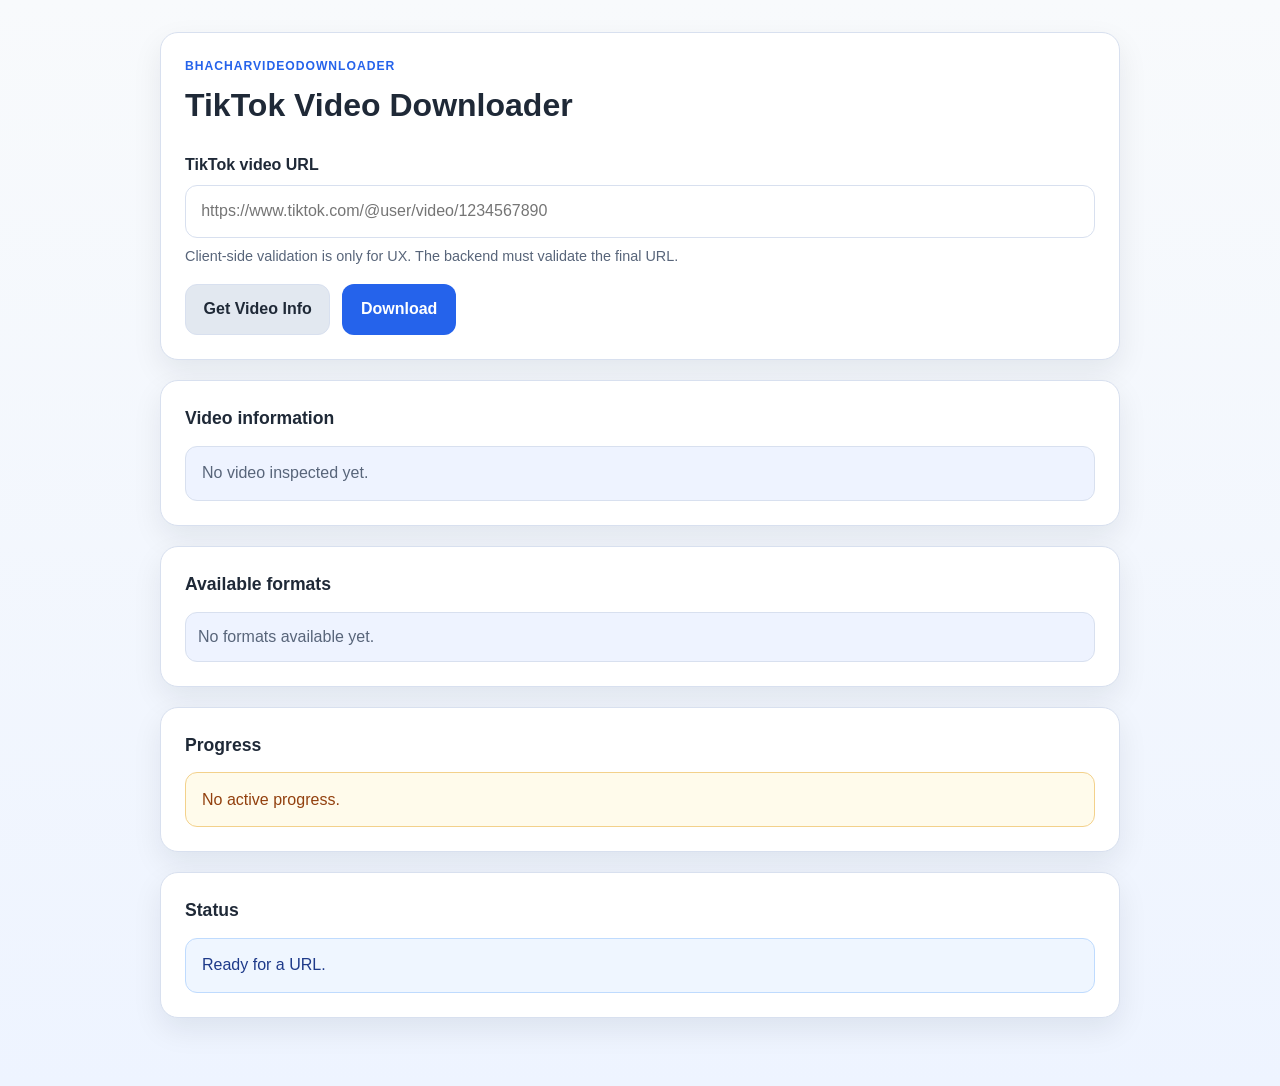
<file: index.html>
<!DOCTYPE html>
<html lang="en">
  <head>
    <meta charset="UTF-8" />
    <meta name="viewport" content="width=device-width, initial-scale=1.0" />
    <title>BhacharVideoDownloader</title>
    <meta http-equiv="refresh" content="0; url=./frontend/index.html" />
    <style>
      body {
        margin: 0;
        min-height: 100vh;
        display: grid;
        place-items: center;
        font-family: Arial, Helvetica, sans-serif;
        background: #f5f7fb;
        color: #1f2937;
      }

      .redirect-box {
        text-align: center;
        background: #fff;
        border: 1px solid #d8e0ef;
        border-radius: 16px;
        box-shadow: 0 12px 24px rgba(15, 23, 42, 0.08);
        padding: 2rem;
      }

      a {
        color: #2563eb;
      }
    </style>
  </head>
  <body>
    <div class="redirect-box">
      <p>Redirecting to the frontend application...</p>
      <p><a href="./frontend/index.html">Open the frontend<\/a><\/p>
    </div>
  </body>
</html>
</file>
<file: frontend/css/style.css>
:root {
  --bg: #f5f7fb;
  --panel: #ffffff;
  --panel-alt: #eef3ff;
  --text: #1f2937;
  --muted: #58657a;
  --border: #d8e0ef;
  --primary: #2563eb;
  --primary-strong: #1d4ed8;
  --secondary: #e2e8f0;
  --success: #166534;
  --success-bg: #eafaf0;
  --error: #991b1b;
  --error-bg: #fef2f2;
  --warning: #92400e;
  --warning-bg: #fffbeb;
  --shadow: 0 12px 30px rgba(15, 23, 42, 0.08);
}

* {
  box-sizing: border-box;
}

html {
  font-size: 16px;
}

body {
  margin: 0;
  min-height: 100vh;
  font-family: Arial, Helvetica, sans-serif;
  background: linear-gradient(180deg, #f8fafc 0%, #eef4ff 100%);
  color: var(--text);
  line-height: 1.5;
}

button,
input {
  font: inherit;
}

button {
  cursor: pointer;
}

button:focus-visible,
input:focus-visible {
  outline: 3px solid rgba(37, 99, 235, 0.35);
  outline-offset: 2px;
}

.app-shell {
  width: min(960px, calc(100% - 2rem));
  margin: 0 auto;
  padding: 2rem 0 3rem;
}

.panel {
  background: var(--panel);
  border: 1px solid var(--border);
  border-radius: 18px;
  box-shadow: var(--shadow);
  padding: 1.5rem;
  margin-bottom: 1.25rem;
}

.panel-header {
  margin-bottom: 1.5rem;
}

.eyebrow {
  margin: 0 0 0.35rem;
  font-size: 0.76rem;
  font-weight: 700;
  letter-spacing: 0.08em;
  text-transform: uppercase;
  color: var(--primary);
}

h1,
h2 {
  margin: 0;
  color: var(--text);
}

h1 {
  font-size: clamp(1.8rem, 2.5vw, 2.5rem);
}

h2 {
  font-size: 1.1rem;
  margin-bottom: 0.9rem;
}

.download-form {
  display: grid;
  gap: 1rem;
}

.field-group {
  display: grid;
  gap: 0.5rem;
}

label {
  font-weight: 700;
}

input {
  width: 100%;
  border: 1px solid var(--border);
  border-radius: 12px;
  background: #fff;
  padding: 0.85rem 0.95rem;
  color: var(--text);
}

.field-help {
  margin: 0;
  color: var(--muted);
  font-size: 0.9rem;
}

.button-row {
  display: flex;
  flex-wrap: wrap;
  gap: 0.75rem;
}

.button {
  border: 1px solid transparent;
  border-radius: 12px;
  padding: 0.8rem 1.1rem;
  font-weight: 700;
  transition: background 0.2s ease, border-color 0.2s ease, transform 0.2s ease;
}

.button:hover:not(:disabled) {
  transform: translateY(-1px);
}

.button:disabled {
  cursor: not-allowed;
  opacity: 0.6;
}

.button.primary {
  background: var(--primary);
  color: #fff;
}

.button.primary:hover:not(:disabled) {
  background: var(--primary-strong);
}

.button.secondary {
  background: var(--secondary);
  color: var(--text);
  border-color: var(--border);
}

.data-block,
.format-list,
.progress-box,
.status-box {
  border-radius: 12px;
  border: 1px solid var(--border);
  background: var(--panel-alt);
  padding: 0.9rem 1rem;
}

.empty-state,
.empty-item {
  color: var(--muted);
}

.format-list {
  list-style: none;
  margin: 0;
  padding: 0.75rem;
  display: grid;
  gap: 0.6rem;
}

.format-item {
  border: 1px solid var(--border);
  border-radius: 10px;
  background: #fff;
  padding: 0.75rem 0.9rem;
}

.format-item strong {
  display: block;
  margin-bottom: 0.25rem;
}

.progress-box {
  margin: 0;
  color: var(--warning);
  background: var(--warning-bg);
  border-color: #f3d18b;
}

.status-box {
  margin-top: 0.75rem;
}

.status-box.neutral {
  background: #eff6ff;
  border-color: #bfdbfe;
  color: #1e3a8a;
}

.status-box.success {
  background: var(--success-bg);
  border-color: #a7f3d0;
  color: var(--success);
}

.status-box.error {
  background: var(--error-bg);
  border-color: #fecaca;
  color: var(--error);
}

.hidden {
  display: none;
}

@media (max-width: 640px) {
  .app-shell {
    width: min(100% - 1rem, 960px);
    padding-top: 1rem;
  }

  .panel {
    padding: 1rem;
    border-radius: 14px;
  }

  .button-row {
    display: grid;
    grid-template-columns: 1fr;
  }

  .button {
    width: 100%;
  }
}
</file>
